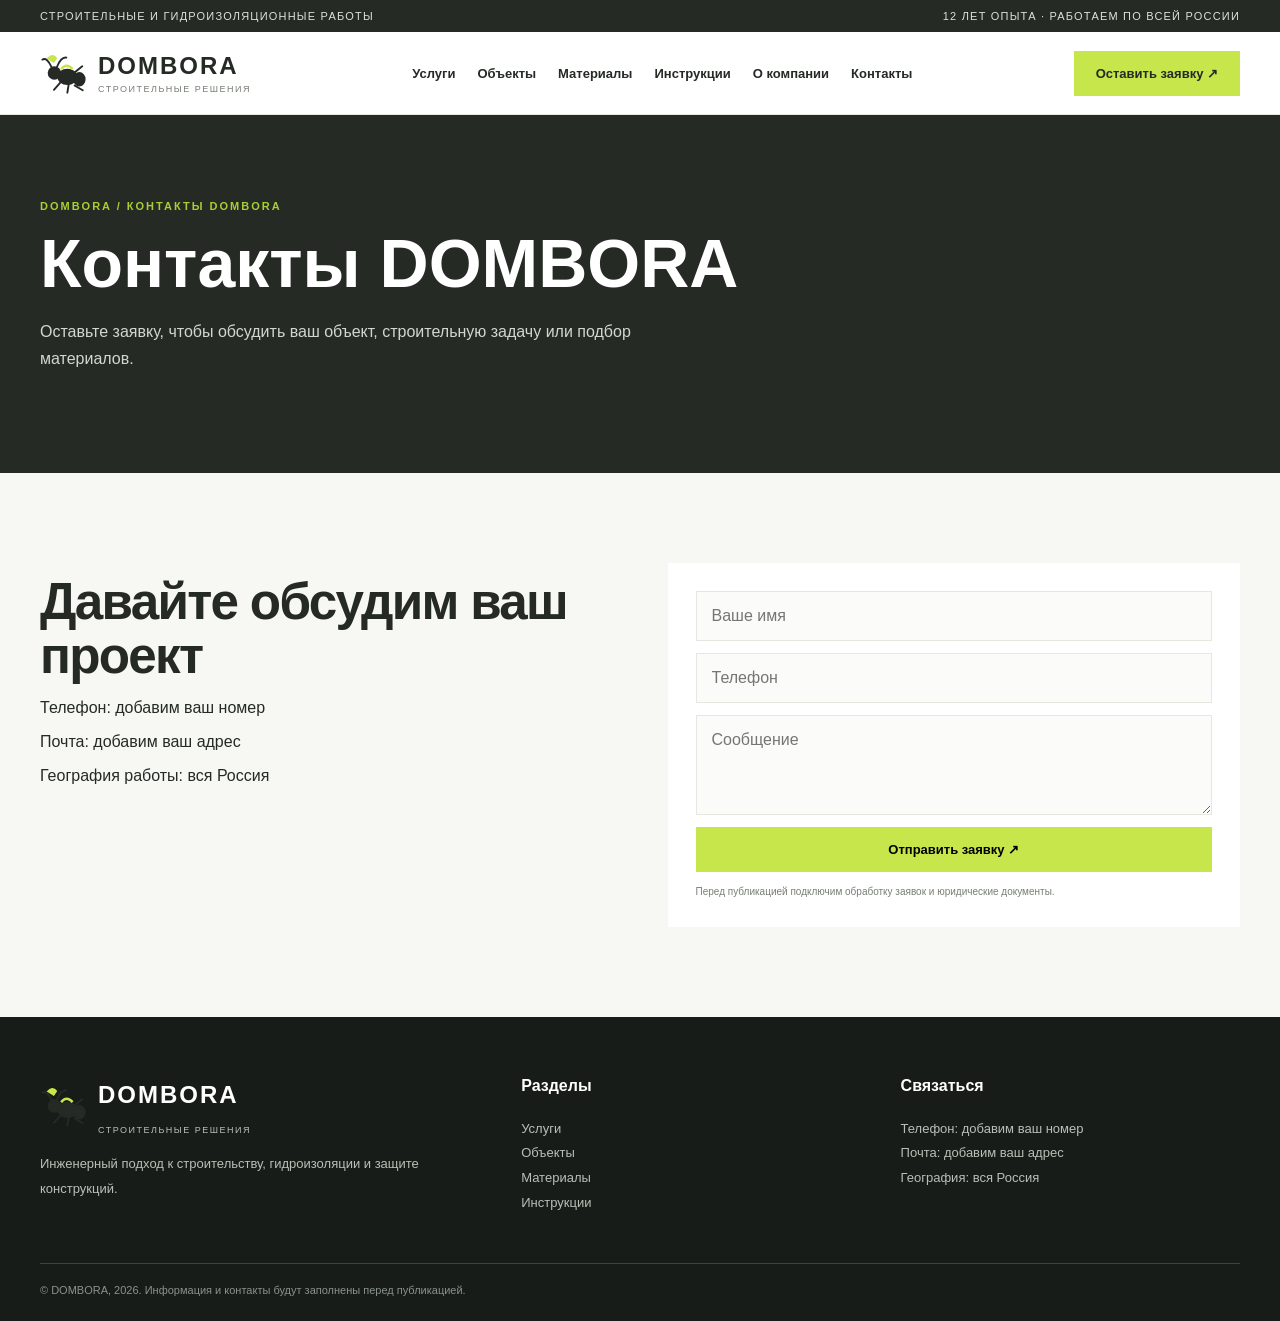
<file: contacts.html>
<!doctype html><html lang="ru"><head><meta charset="utf-8"><meta name="viewport" content="width=device-width,initial-scale=1"><meta name="description" content="Строительные и гидроизоляционные работы DOMBORA"><title>Контакты — DOMBORA</title><link rel="stylesheet" href="style.css"></head><body><div class="topline"><div class="wrap"><span>СТРОИТЕЛЬНЫЕ И ГИДРОИЗОЛЯЦИОННЫЕ РАБОТЫ</span><span>12 ЛЕТ ОПЫТА · РАБОТАЕМ ПО ВСЕЙ РОССИИ</span></div></div>
<header><div class="wrap nav"><a class="brand" href="index.html"><svg class="ant" viewBox="0 0 100 100" aria-label="Логотип DOMBORA"><g fill="#252a25" stroke="#252a25" stroke-width="4" stroke-linecap="round"><ellipse cx="57" cy="58" rx="19" ry="15"/><circle cx="30" cy="50" r="12"/><ellipse cx="82" cy="63" rx="11" ry="13"/><path d="M24 38Q15 17 5 22M35 38Q44 16 55 18M44 68L29 85M60 72L57 91M72 49L88 36M72 76L89 86" fill="none"/></g><path d="M14 20Q26 5 36 19L29 29Z" fill="#c6e64c"/><path d="M44 42Q55 28 68 42" fill="none" stroke="#c6e64c" stroke-width="5"/></svg><span><b>DOMBORA</b><small>СТРОИТЕЛЬНЫЕ РЕШЕНИЯ</small></span></a><nav class="menu" id="menu"><a href="services.html">Услуги</a><a href="projects.html">Объекты</a><a href="materials.html">Материалы</a><a href="guides.html">Инструкции</a><a href="about.html">О компании</a><a href="contacts.html">Контакты</a></nav><a class="btn" href="contacts.html">Оставить заявку ↗</a><button class="burger" onclick="document.getElementById('menu').classList.toggle('open')">☰</button></div></header><main><section class="pagehero"><div class="wrap"><div class="eyebrow">DOMBORA / КОНТАКТЫ DOMBORA</div><h1>Контакты DOMBORA</h1><p>Оставьте заявку, чтобы обсудить ваш объект, строительную задачу или подбор материалов.</p></div></section><section class="section"><div class="wrap"><div class="contact-grid"><div><h2>Давайте обсудим ваш проект</h2><p>Телефон: добавим ваш номер</p><p>Почта: добавим ваш адрес</p><p>География работы: вся Россия</p></div><form class="form" onsubmit="event.preventDefault();alert('Демонстрационная форма. Перед запуском подключим отправку заявок.');"><input placeholder="Ваше имя" required><input placeholder="Телефон" required><textarea placeholder="Сообщение"></textarea><button class="btn">Отправить заявку ↗</button><small>Перед публикацией подключим обработку заявок и юридические документы.</small></form></div></div></section></main><footer><div class="wrap"><div class="foot"><div><a class="brand" href="index.html" style="color:white"><svg class="ant" viewBox="0 0 100 100" aria-label="Логотип DOMBORA"><g fill="#252a25" stroke="#252a25" stroke-width="4" stroke-linecap="round"><ellipse cx="57" cy="58" rx="19" ry="15"/><circle cx="30" cy="50" r="12"/><ellipse cx="82" cy="63" rx="11" ry="13"/><path d="M24 38Q15 17 5 22M35 38Q44 16 55 18M44 68L29 85M60 72L57 91M72 49L88 36M72 76L89 86" fill="none"/></g><path d="M14 20Q26 5 36 19L29 29Z" fill="#c6e64c"/><path d="M44 42Q55 28 68 42" fill="none" stroke="#c6e64c" stroke-width="5"/></svg><span><b>DOMBORA</b><small style="color:#b8c0b6">СТРОИТЕЛЬНЫЕ РЕШЕНИЯ</small></span></a><p>Инженерный подход к строительству, гидроизоляции и защите конструкций.</p></div><div><h4>Разделы</h4><p><a href="services.html">Услуги</a><br><a href="projects.html">Объекты</a><br><a href="materials.html">Материалы</a><br><a href="guides.html">Инструкции</a></p></div><div><h4>Связаться</h4><p>Телефон: добавим ваш номер<br>Почта: добавим ваш адрес<br>География: вся Россия</p></div></div><div class="copyright">© DOMBORA, 2026. Информация и контакты будут заполнены перед публикацией.</div></div></footer></body></html>
</file>
<file: style.css>
:root{--ink:#252a25;--lime:#c6e64c;--paper:#f7f8f4;--muted:#777e75;--line:#e4e8df;--white:#fff}
*{box-sizing:border-box}html{scroll-behavior:smooth}body{margin:0;background:var(--paper);color:var(--ink);font-family:Arial,Helvetica,sans-serif}a{color:inherit;text-decoration:none}.wrap{width:min(1200px,calc(100% - 48px));margin:auto}
.topline{background:#252a25;color:#dce2d8;font-size:11px;letter-spacing:1.2px;padding:10px 0}.topline .wrap{display:flex;justify-content:space-between;gap:20px}
header{background:#fff;position:sticky;top:0;z-index:20;border-bottom:1px solid var(--line)}.nav{height:82px;display:flex;align-items:center;justify-content:space-between;gap:28px}.brand{display:flex;align-items:center;gap:10px;flex-shrink:0}.ant{width:48px;height:48px}.brand b{font-size:24px;letter-spacing:2px}.brand small{display:block;color:var(--muted);font-size:9px;letter-spacing:1.5px;margin-top:4px}.menu{display:flex;gap:22px;font-size:13px;font-weight:600}.menu a:hover{color:#77951d}.btn{display:inline-block;background:var(--lime);padding:15px 22px;font-size:13px;font-weight:700;border:0;cursor:pointer}.btn:hover{background:#b5d83b}.burger{display:none;background:none;border:0;font-size:26px}
.hero{min-height:610px;position:relative;display:flex;align-items:center;background:#303832;color:white;overflow:hidden}.hero:before{content:"";position:absolute;inset:0;background:linear-gradient(90deg,rgba(21,28,23,.88),rgba(21,28,23,.25)),url('https://images.unsplash.com/photo-1504307651254-35680f356dfd?auto=format&fit=crop&w=2000&q=85') center/cover}.hero .wrap{position:relative;padding:105px 0}.eyebrow,.kicker{font-size:11px;letter-spacing:2px;text-transform:uppercase;font-weight:700;color:#a8ce34}.hero h1{font-size:clamp(46px,6vw,78px);line-height:.99;letter-spacing:-3px;max-width:760px;margin:22px 0}.hero h1 span{color:var(--lime)}.hero p{max-width:600px;color:#e1e5df;font-size:17px;line-height:1.7}.hero-actions{display:flex;gap:12px;flex-wrap:wrap;margin-top:30px}.ghost{display:inline-block;padding:14px 21px;border:1px solid #ffffff8a;font-size:13px;font-weight:700}.hero-note{margin-top:60px;display:flex;gap:42px;flex-wrap:wrap;font-size:12px;color:#d7ddd5}.hero-note b{display:block;color:#fff;font-size:23px;margin-bottom:5px}
.ticker{background:var(--lime);padding:17px 0;font-size:12px;font-weight:800;letter-spacing:2px;text-align:center}.section{padding:90px 0}.section-head{display:flex;align-items:end;justify-content:space-between;gap:35px;margin-bottom:38px}.section h2{font-size:clamp(34px,4vw,52px);line-height:1.05;letter-spacing:-1.7px;margin:12px 0}.section-head p{max-width:430px;color:var(--muted);line-height:1.7;font-size:14px}.kicker{color:#829f27}
.categories{display:grid;grid-template-columns:repeat(4,1fr);gap:14px}.category{background:#fff;min-height:245px;position:relative;overflow:hidden;border:1px solid var(--line)}.category img{width:100%;height:170px;object-fit:cover;display:block;transition:transform .4s}.category:hover img{transform:scale(1.04)}.category div{padding:17px 18px;display:flex;justify-content:space-between;align-items:center;gap:10px}.category b{font-size:16px}.category span{color:#829f27;font-size:20px}
.feature{display:grid;grid-template-columns:1fr 1fr;gap:65px;align-items:center}.feature-img{height:480px;position:relative}.feature-img img{width:100%;height:100%;object-fit:cover}.stamp{position:absolute;right:-15px;bottom:25px;background:var(--lime);padding:22px 25px;font-weight:700}.stamp b{display:block;font-size:43px}.feature-copy p{color:var(--muted);line-height:1.8;font-size:15px}.feature-points{display:grid;grid-template-columns:1fr 1fr;gap:16px;margin-top:28px}.feature-points div{padding-top:13px;border-top:1px solid var(--line);font-size:13px;font-weight:700}
.band{background:#252a25;color:white}.band .section-head p{color:#c3cbc1}.tiles{display:grid;grid-template-columns:1.15fr .85fr;gap:16px}.tile{position:relative;min-height:300px;overflow:hidden;background:#444}.tile.large{grid-row:span 2;min-height:620px}.tile img{width:100%;height:100%;position:absolute;inset:0;object-fit:cover;transition:transform .5s}.tile:hover img{transform:scale(1.035)}.tile:after{content:"";position:absolute;inset:35% 0 0;background:linear-gradient(transparent,rgba(0,0,0,.75))}.tile-caption{position:absolute;z-index:1;bottom:25px;left:26px;color:white}.tile-caption small{color:var(--lime);letter-spacing:1.5px}.tile-caption h3{font-size:24px;margin:8px 0}
.twocol{display:grid;grid-template-columns:1fr 1fr;gap:18px}.info-card{padding:36px;background:#edf0e8;min-height:250px}.info-card:nth-child(2){background:#e7edcf}.info-card h3{font-size:25px;margin:20px 0 10px}.info-card p{color:#646c62;line-height:1.7;font-size:14px}
.products{display:grid;grid-template-columns:repeat(3,1fr);gap:16px}.product{background:#fff;border:1px solid var(--line)}.product img{width:100%;height:220px;object-fit:cover}.product div{padding:22px}.product h3{margin:0 0 9px}.product p{font-size:13px;line-height:1.6;color:var(--muted)}
.news{display:grid;grid-template-columns:repeat(3,1fr);gap:18px}.news article{background:white}.news img{width:100%;height:190px;object-fit:cover}.news div{padding:20px}.news small{color:#829f27;font-weight:bold;letter-spacing:1px}.news h3{font-size:19px}.news p{font-size:13px;color:var(--muted);line-height:1.6}
.contact{background:var(--lime);padding:80px 0}.contact-grid{display:grid;grid-template-columns:1fr 1fr;gap:55px}.contact h2{font-size:clamp(36px,4vw,56px);letter-spacing:-2px;margin:14px 0}.contact p{line-height:1.7}.form{background:#fff;padding:28px;display:grid;gap:12px}.form input,.form textarea,.form select{padding:15px;border:1px solid var(--line);width:100%;font:inherit;background:#fbfcf9}.form textarea{min-height:100px}.form small{font-size:10px;color:var(--muted);line-height:1.5}
footer{background:#171c19;color:white;padding:55px 0 25px}.foot{display:grid;grid-template-columns:1.3fr 1fr 1fr;gap:40px}.foot p,.foot a{color:#b8c0b6;font-size:13px;line-height:1.9}.foot h4{margin-top:5px}.copyright{border-top:1px solid #3c443c;margin-top:35px;padding-top:20px;color:#899389;font-size:11px}
.pagehero{padding:85px 0;background:#252a25;color:white}.pagehero h1{font-size:clamp(42px,6vw,68px);margin:12px 0}.pagehero p{max-width:680px;color:#d0d8cf;line-height:1.7}
@media(max-width:900px){.menu{display:none;position:absolute;top:82px;left:0;right:0;background:white;padding:25px;flex-direction:column}.menu.open{display:flex}.burger{display:block}.nav>.btn{display:none}.categories{grid-template-columns:repeat(2,1fr)}.feature,.contact-grid{grid-template-columns:1fr}.tiles{grid-template-columns:1fr}.tile.large{grid-row:auto;min-height:360px}.products,.news{grid-template-columns:1fr 1fr}.foot{grid-template-columns:1fr 1fr}}
@media(max-width:580px){.wrap{width:calc(100% - 30px)}.topline .wrap{justify-content:center}.topline span:last-child{display:none}.nav{height:70px}.menu{top:70px}.brand b{font-size:21px}.hero{min-height:620px}.hero .wrap{padding:75px 0}.hero h1{letter-spacing:-2px}.hero-note{gap:22px;margin-top:42px}.section{padding:65px 0}.section-head{display:block}.categories,.twocol,.products,.news,.foot{grid-template-columns:1fr}.category{min-height:0}.category img{height:190px}.feature-img{height:330px}.feature-points{grid-template-columns:1fr}.tile,.tile.large{min-height:280px}.contact{padding:60px 0}.form{padding:20px}}
</file>
